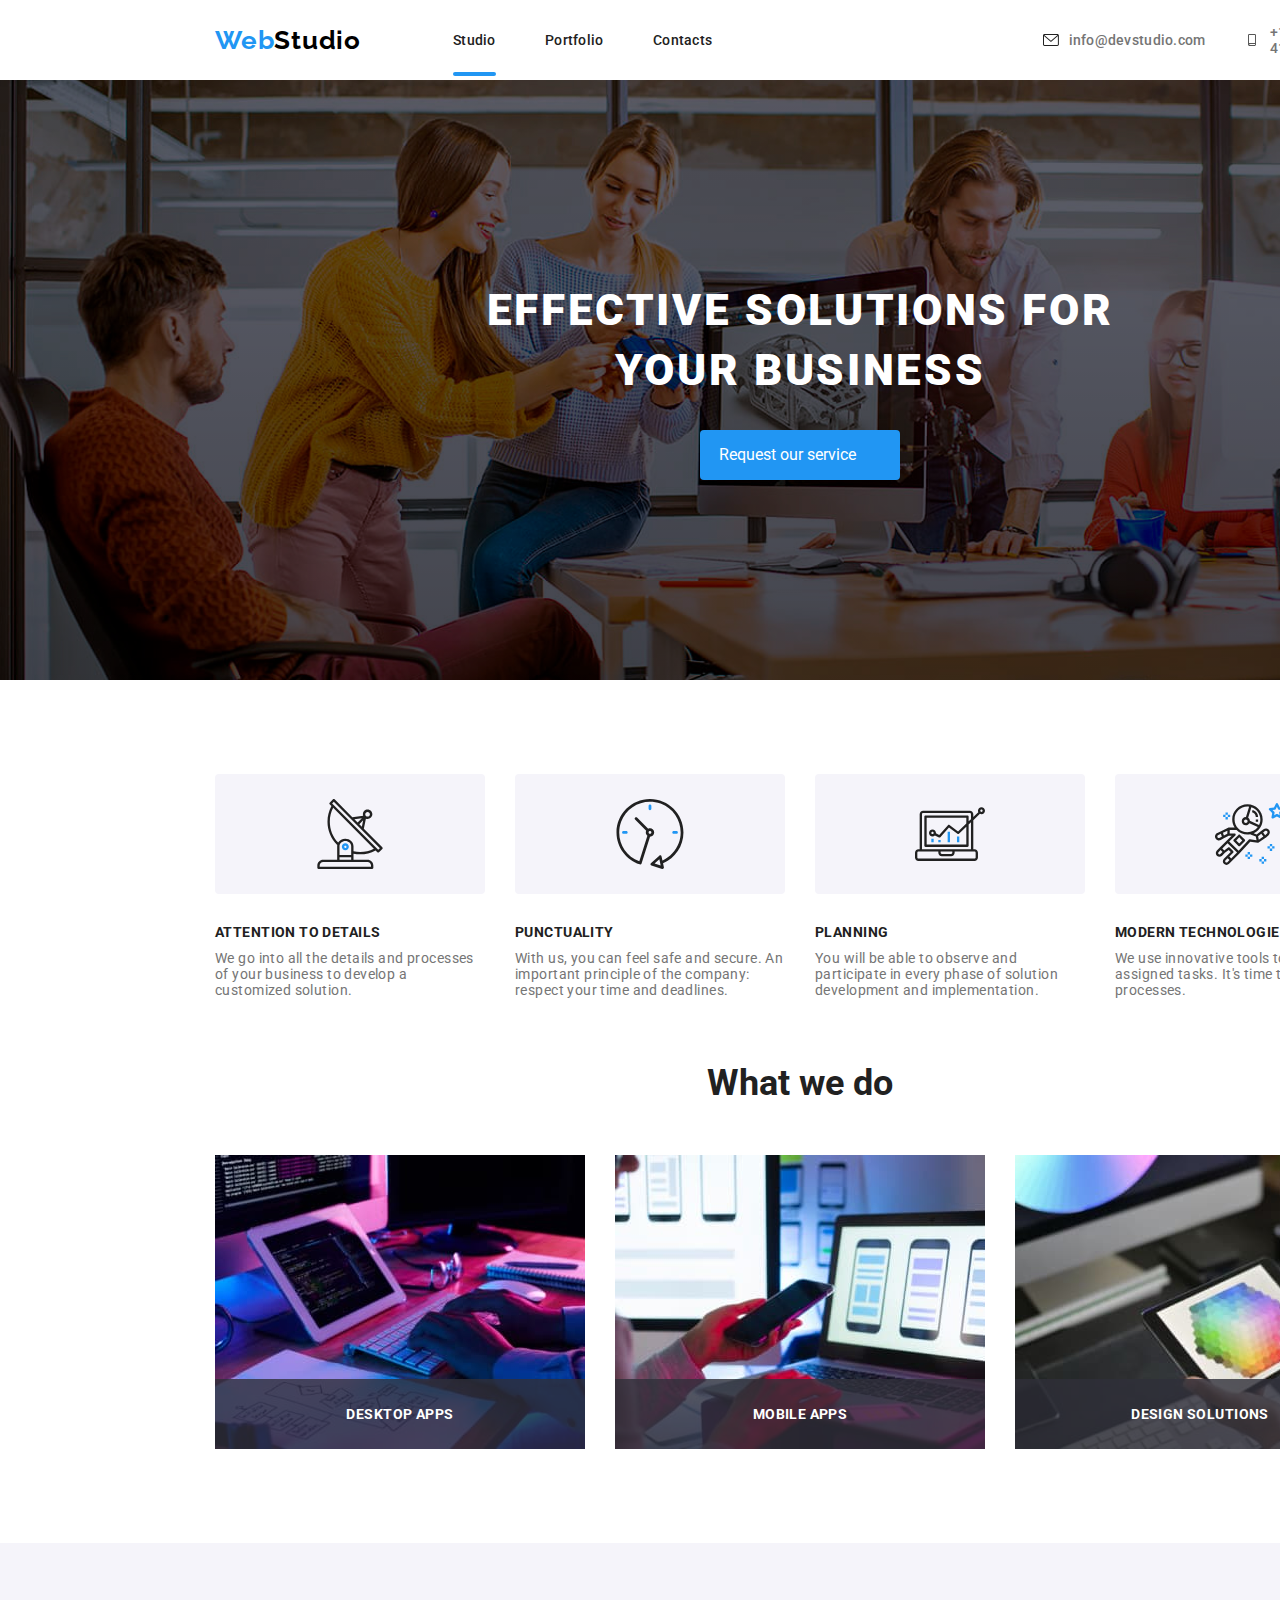
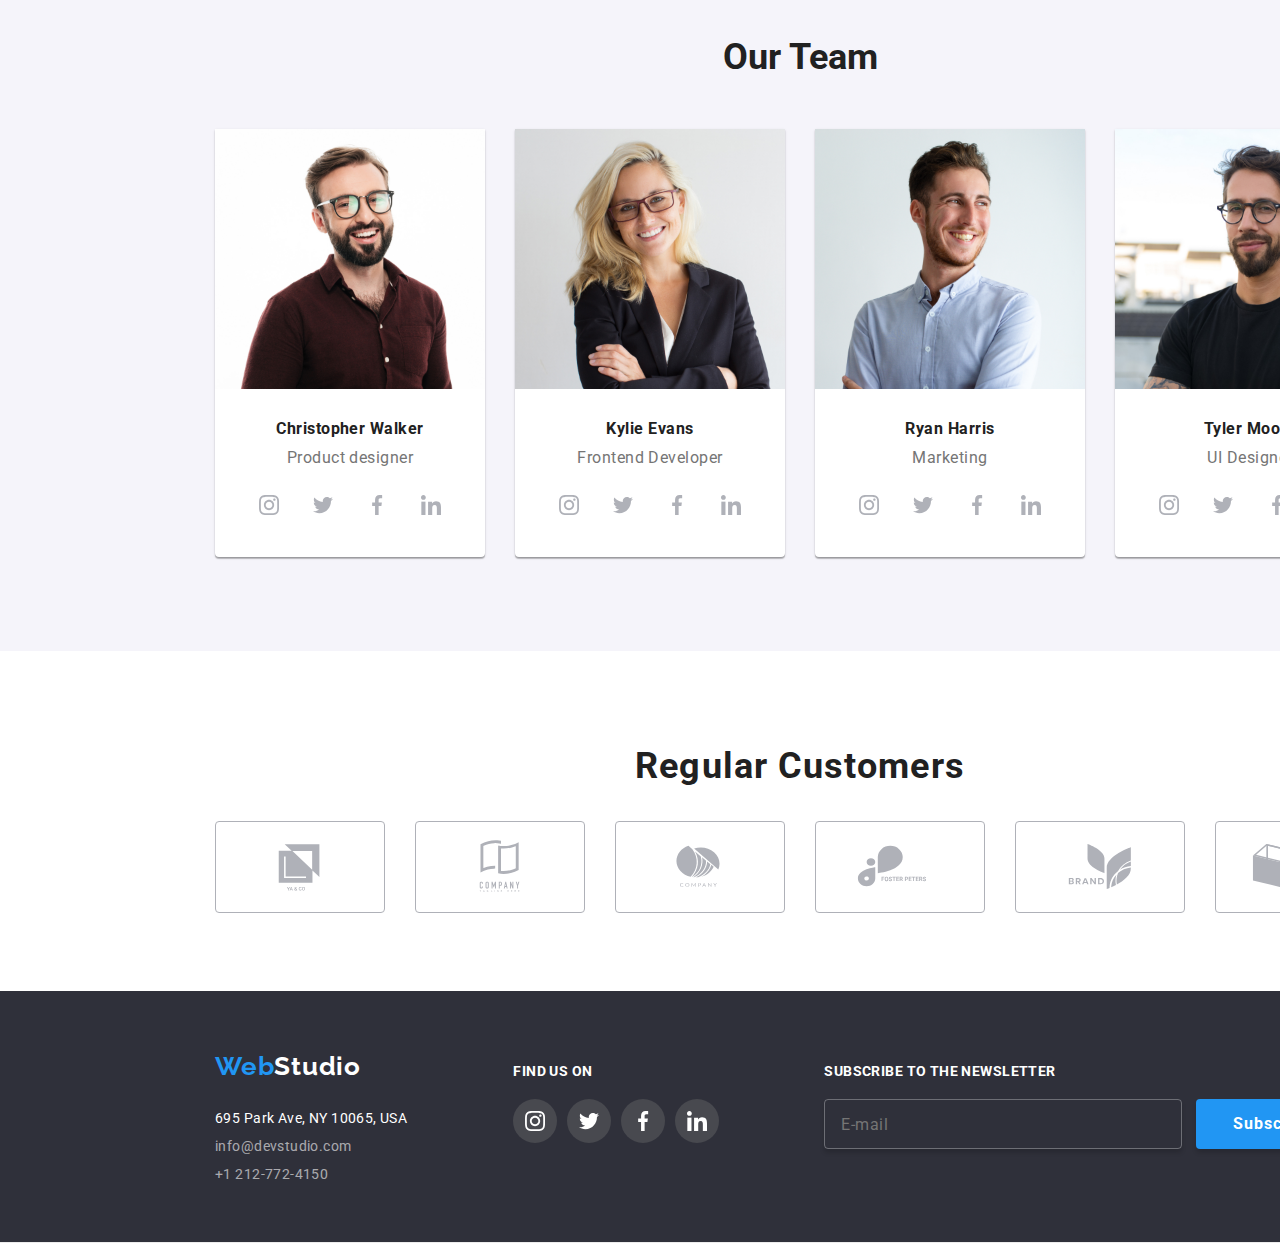
<file: index.html>
<!DOCTYPE html>
<html lang="en">
  <head>
    <meta charset="UTF-8" />
    <meta name="viewport" content="width=device-width, initial-scale=1.0" />
    <title>WebStudio</title>
    <link rel="preconnect" href="https://fonts.googleapis.com" />
    <link rel="preconnect" href="https://fonts.gstatic.com" crossorigin />
    <link
      rel="stylesheet"
      href="https://cdnjs.cloudflare.com/ajax/libs/modern-normalize/1.0.0/modern-normalize.min.css"
    />
    <link
      href="https://fonts.googleapis.com/css2?family=Open+Sans:wght@400;600&family=Raleway:wght@700&family=Roboto:wght@400;500;700;900&display=swap"
      rel="stylesheet"
    />
    <link rel="stylesheet" href="./css/modern-normalize.css" />
    <link rel="stylesheet" href="./css/styles.css" />
  </head>
  
  <body class="container">
    <header class="global-header">
      <div class="logo-header">
        <a href="index.html" class="logo"><span class="logo-web">Web</span><span class="logo-studio">Studio</span></a>
      </div>
      <nav class="main-navigation">
        <ul class="nav-links">
          <li class="link-one">
            <a href="index.html" class="active studio-current">Studio</a>
          </li>
          <li class="link-two" ><a href="portfolio.html" class="active ">Portfolio</a></li>
          <li class="link-three" ><a href="" class="not-active">Contacts</a></li>
        </ul>
      </nav>

      <div class="navigation-contacts">
          <svg class="navigation-contacts-icon">
          <use href="./icons/icons.svg#icon-envelope"></use>
        </svg>
        <a href="mailto:info@devstudio.com" class="email hover-icon">  
          info@devstudio.com</a>
          <svg class="navigation-contacts-icon-2">
                <use href="./icons/icons.svg#icon-smartphone"></use>
              </svg>
        <a href="tel:+1 212-772-4150" class="phone-number hover-icon-2">+1 212-772-4150</a>
        </div>  
        <hr />
    </header>
    <main class="main-section">
      <div class="hero-section hero-container">
        <h1 class="hero-heading">EFFECTIVE SOLUTIONS FOR YOUR BUSINESS</h1>
        <button data-modal-open type="button" class=" button request-our-service-btn">
          Request our service
        </button>
      </div>

      <section class="first-section">
          <ul>
            <li>
              <div class="strong-points-icon">
                <svg>
                <use href="./icons/icons.svg#icon-antenna-1"></use>
              </svg>
            </div>
              <div class="strong-points">
                <h4 class="points-title">ATTENTION TO DETAILS</h4>
              <span class="points-describe"
                >We go into all the details and processes of your business to
                develop a customized solution.</span
              >
              </div>
            </li>
            <li>
              <div class="strong-points-icon">
                <svg>
                <use href="./icons/icons.svg#icon-clock"></use>
              </svg>
              </div>
              
              <div class="strong-points">
                <h4 class="points-title">PUNCTUALITY</h4>
              <span class="points-describe"
                >With us, you can feel safe and secure. An important principle
                of the company: respect your time and deadlines.</span
              >
              </div>
            </li>
            <li>
              <div class="strong-points-icon"><svg>
                <use href="./icons/icons.svg#icon-diagram"></use>
              </svg>
            </div>
              <div class="strong-points"> 
                <h4 class="points-title">PLANNING</h4>
                <span class="points-describe"
                >You will be able to observe and participate in every phase of
                solution development and implementation.</span>
              </div>
            </li>
            <li>
              <div class="strong-points-icon">
                <svg>
                <use href="./icons/icons.svg#icon-astronaut"></use>
              </svg>
              </div>
             <div class="strong-points">
               <h4 class="points-title">MODERN TECHNOLOGIES</h4>
              <span class="points-describe"
                >We use innovative tools to solve assigned tasks. It's time to
                simplify work processes.</span
              >
             </div>
            </li>
          </ul>
        </div>
      </section>

      <section class="sevices">
        <div class="services-title">
          <h2 class="info-company">What we do</h2>
        </div>
        <ul class="info-image">
          <li class="info-image-one">
            <img
              src="./images/box-1.jpg"
              alt="code html1"
              width="370"
              height="294"
            />
            <div class="overlay-text">
              <h4>Desktop Apps</h4>
            </div>
          </li>
          <li class="info-image-two">
            <img
              src="./images//box-2.jpg"
              alt="customer service"
              width="370"
              height="294"
            />
            <div class="overlay-text">
              <h4>Mobile APPS</h4>
            </div>
          </li>
          <li class="info-image-three">
            <img
              src="./images//box-3.jpg"
              alt="colour pallete"
              width="370"
              height="294"
            />
            <div class="overlay-text">
              <h4>DESIGN SOLUTIONS</h4>
            </div>
          </li>
        </ul>
      </section>
      <section   class="our-team">
        <div class="team-title">
          <h2 class="info-team">Our Team</h2>
        </div>
        <ul class="all-employers">
          <li class="employers"> <div class="member-one">
          <img
            src="./images//cristopher_walker.jpg"
            alt="Christopher Walker"
            width="270"
            height="260"
            class="image-staff"
          />
          <span class="person-name-one person-name" ><b>Christopher Walker</b></span>
          <span class="job-title">Product designer</span>
          <div class="icons-list">
            <a href="https://instagram.com" class="icon" aria-label="Instagram">
              <svg class="icon-social">
                <use href="./icons/icons.svg#icon-instagram"></use>
              </svg>
            </a>
            <a href="https://twitter.com" class="icon" aria-label="Twitter">
              <svg class="icon-social">
                <use href="./icons/icons.svg#icon-twitter"></use>
              </svg>
            </a>
            <a href="https://facebook.com" class="icon" aria-label="Facebook">
              <svg class="icon-social">
                <use href="./icons/icons.svg#icon-facebook"></use>
              </svg>
            </a>
            <a href="https://linkedin.com" class="icon" aria-label="Linkedin">
              <svg class="icon-social">
                <use href="./icons/icons.svg#icon-linkedin"></use>
              </svg>
            </a>
            
          </div>
        </div></li>
          <li class="employers"><div class="member-two">
          <img
            src="./images//kylie_evans.jpg"
            alt="Kylie Evans"
            width="270"
            height="260"
            class="image-staff"
          />
          <span class="person-name-two person-name"><b>Kylie Evans</b></span>
          <span class="job-title">Frontend Developer</span>
          <div class="icons-list">
            <a href="https://instagram.com" class="icon" aria-label="Instagram">
              <svg class="icon-social">
                <use href="./icons/icons.svg#icon-instagram"></use>
              </svg>
            </a>
            <a href="https://twitter.com" class="icon" aria-label="Twitter">
              <svg class="icon-social">
                <use href="./icons/icons.svg#icon-twitter"></use>
              </svg>
            </a>
            <a href="https://facebook.com" class="icon" aria-label="Facebook">
              <svg class="icon-social">
                <use href="./icons/icons.svg#icon-facebook"></use>
              </svg>
            </a>
            <a href="https://linkedin.com" class="icon" aria-label="Linkedin">
              <svg class="icon-social">
                <use href="./icons/icons.svg#icon-linkedin"></use>
              </svg>
            </a>
            
          </div>
        </div></li>

          <li class="employers"><div class="member-three">
          <img
            src="./images/ryan_harris.jpg"
            alt="Ryan Harris"
            width="270"
            height="260"
            class="image-staff"
          />
          <span class="person-name-three person-name"><b>Ryan Harris</b></span>
          <span class="job-title">Marketing</span>
          <div class="icons-list">
            <a href="https://instagram.com" class="icon" aria-label="Instagram">
              <svg class="icon-social">
                <use href="./icons/icons.svg#icon-instagram"></use>
              </svg>
            </a>
            <a href="https://twitter.com" class="icon" aria-label="Twitter">
              <svg class="icon-social">
                <use href="./icons/icons.svg#icon-twitter"></use>
              </svg>
            </a>
            <a href="https://facebook.com" class="icon" aria-label="Facebook">
              <svg class="icon-social">
                <use href="./icons/icons.svg#icon-facebook"></use>
              </svg>
            </a>
            <a href="https://linkedin.com" class="icon" aria-label="Linkedin">
              <svg class="icon-social">
                <use href="./icons/icons.svg#icon-linkedin"></use>
              </svg>
            </a>
            
          </div>
        </div></li>
          <li class="employers"> <div class="member-four">
          <img
            src="./images/tyler_moore.jpg"
            alt="Tyler Moore"
            width="270"
            height="260"
            class="image-staff"
          />
          <span class="person-name-four person-name"><b>Tyler Moore</b></span>
          <span class="job-title">UI Designer</span>
          <div class="icons-list">
            <a href="https://instagram.com" class="icon" aria-label="Instagram">
              <svg class="icon-social">
                <use href="./icons/icons.svg#icon-instagram"></use>
              </svg>
            </a>
            <a href="https://twitter.com" class="icon" aria-label="Twitter">
              <svg class="icon-social">
                <use href="./icons/icons.svg#icon-twitter"></use>
              </svg>
            </a>
            <a href="https://facebook.com" class="icon" aria-label="Facebook">
              <svg class="icon-social">
                <use href="./icons/icons.svg#icon-facebook"></use>
              </svg>
            </a>
            <a href="https://linkedin.com" class="icon" aria-label="Linkedin">
              <svg class="icon-social">
                <use href="./icons/icons.svg#icon-linkedin"></use>
              </svg>
            </a>
            
          </div>
        </div></li>
        </ul>
     </section>

     <section class="regular-customer-section">
      <div>
      <h2 class="regular-customer">Regular Customers</h2>
    </div>
    <div class="icon-logos">
      <div class="icon-logo-customers">
        <svg class="icon-logo">
            <use href="./icons/icons.svg#icon-logo"></use>
          </svg>
      </div>
      <div class="icon-logo-customers">
        <svg class="icon-logo">
            <use href="./icons/icons.svg#icon-logo-1"></use>
          </svg>
      </div>
      <div class="icon-logo-customers"><svg class="icon-logo">
            <use href="./icons/icons.svg#icon-logo-2"></use>
          </svg></div>
     <div class="icon-logo-customers">
       <svg class="icon-logo">
            <use href="./icons/icons.svg#icon-logo-3"></use>
          </svg>
     </div>
      <div class="icon-logo-customers"><svg class="icon-logo">
            <use href="./icons/icons.svg#icon-logo-4"></use>
          </svg></div>
      <div class="icon-logo-customers"><svg class="icon-logo">
            <use href="./icons/icons.svg#icon-logo-5"></use>
          </svg></div>                
      

    </div>
  </section>
    </main>

    <footer class="info-footer">
      <div>
        <a href="index.html" class="logo logo-footer"><span class="logo-web">Web</span><span class="logo-studio">Studio</span></a>
        <address class="contact-details">
          <span>695 Park Ave, NY 10065, USA</span>
          
          <span class="email-adress">info@devstudio.com</span>
          
          <span class="phone-adress">+1 212-772-4150</span>
        </address>
      </div>
      <div class="social-links-icon">
         <span class="find-us">Find us on </span>
         <div class="find-us-links">
          <a href="https://instagram.com" class="icon" aria-label="Instagram">
              <svg>
                <use href="./icons/icons.svg#icon-instagram-footer"></use>
              </svg>
            </a>
            <a href="https://twitter.com" class="icon" aria-label="Twitter">
              <svg>
                <use href="./icons/icons.svg#icon-twitter-footer"></use>
              </svg>
            </a>
            <a href="https://facebook.com" class="icon" aria-label="Facebook">
              <svg>
                <use href="./icons/icons.svg#icon-facebook-footer"></use>
              </svg>
            </a>
            <a href="https://linkedin.com" class="icon" aria-label="Linkedin">
              <svg>
                <use href="./icons/icons.svg#icon-linkedin-footer"></use>
              </svg>
            </a>
         </div>
      </div>
      <div class="subscribe-form">
        <form action="/procesare_formular" method="POST">
        <label for="email">Subscribe to the newsletter</label>
        <input type="email" id="email" name="email" placeholder="E-mail" class="email-input" required>
        <button type="submit"><span>Subscribe</span><svg class="btn-subscribe-icon">
                <use href="./icons/icons.svg#icon-send"></use>
              </svg> </button>
        </form>

      </div>
    </footer>
    <div class="modal is-hidden" data-modal>
      <div class="modal-content">
        <button class="close-btn" data-modal-close> 
          <svg class="icon-modal-close">
            <use href="./icons/icons.svg#icon-close-black-18dp-2-1"></use>
          </svg>
         </button>
         <form class="form">
          <div class="form-title">
            <span>Leave your information and we'll call you back</span>
          </div>
          <div class="form-modal">
            <label for="name">Name</label>
            <input type="text" name="name" id="name" class="input-container">
            <svg class="input-icon">
                <use href="./icons/icons.svg#icon-name"></use>
            </svg>
          </div>
          <div class="form-modal">
            <label for="phone">Telephone</label>
            <input type="tel" name="phone" id="phone" class="input-container">
            <svg class="input-icon">
                <use href="./icons/icons.svg#icon-phone"></use>
            </svg>
          </div>
          <div class="form-modal">
            <label for="email">E-mail</label>
            <input type="email" name="email" id="email" class="input-container">
            <svg class="input-icon">
                <use href="./icons/icons.svg#icon-mail"></use>
            </svg>
          </div>
          <div class="form-modal coments ">
            <label for="comentarii">Comments</label>
            <textarea id="comentarii" name="comentarii" placeholder="Enter the text" class="input-container"></textarea>
          </div>
          
            <label for="checkbox"  class="form-modal terms-conditions-checkbox">
              <input type="checkbox" name="checkbox" id="checkbox" class="checkmark">
              <svg class="checkbox">
                <use href="./icons/icons.svg#icon-checkbox"></use>
              </svg>
              <svg class="checkbox-after">
                <use href="./icons/icons.svg#icon-icon-check"></use>
              </svg>
              <span class="terms-info">I agree with the letter and accept the <a href=""><span class="terms-and-conditions">Terms and Conditions</span></a></span>
            </label>
            <button type="submit" class="submit-button">Send</button>
         </form>

      </div>
    </div>
    <script src="./js/modal.js"></script>
  </body>
</html>
</file>
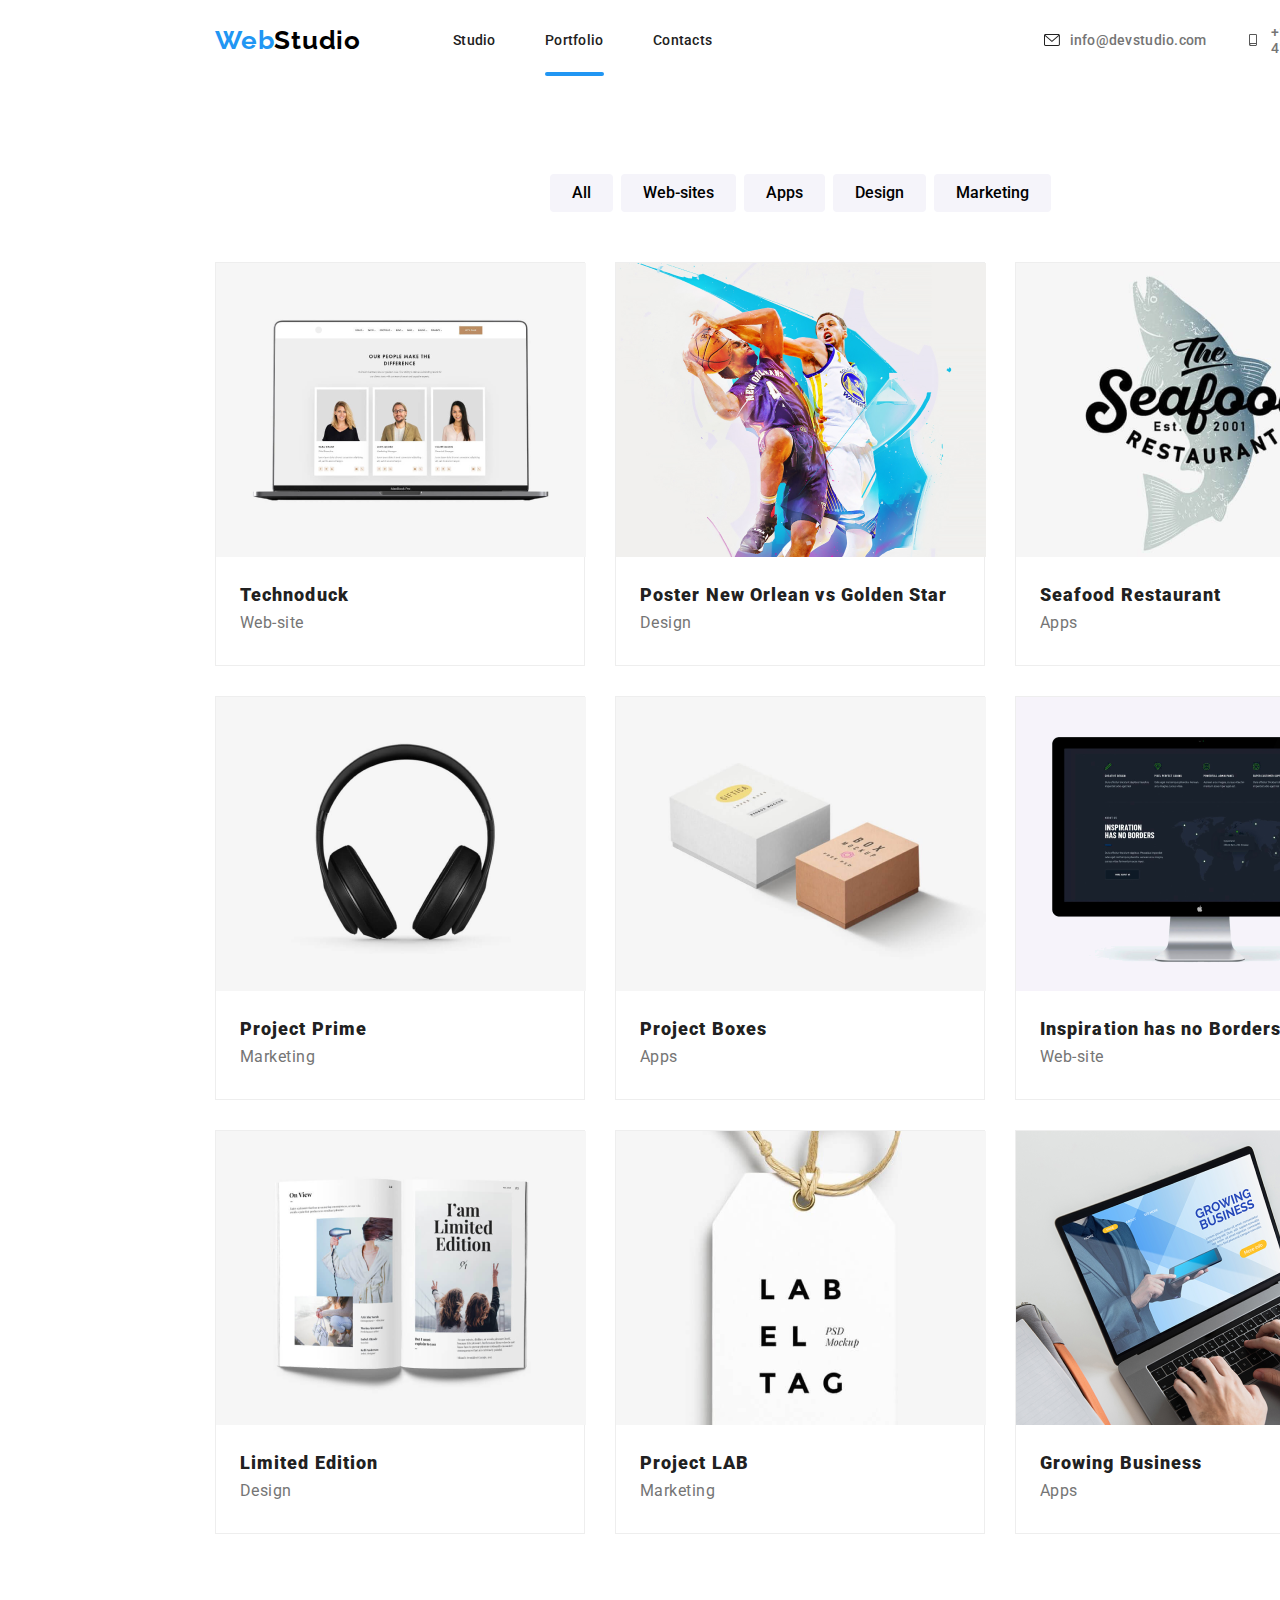
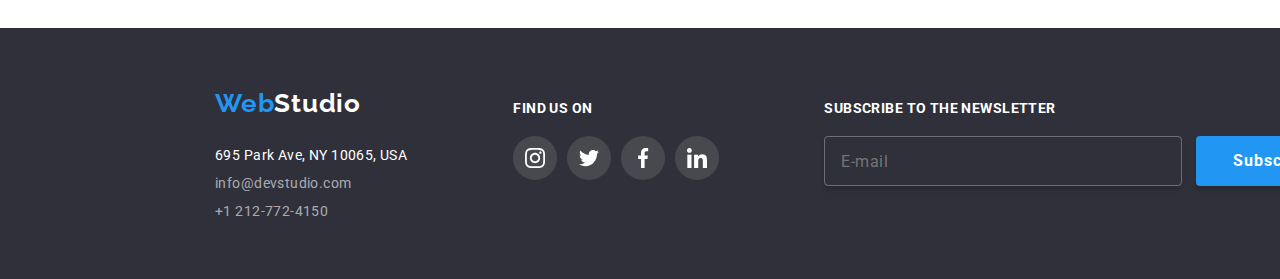
<file: portfolio.html>
<!DOCTYPE html>
<html lang="en">
  <head>
    <meta charset="UTF-8" />
    <meta name="viewport" content="width=device-width, initial-scale=1.0" />
    <title>Portofolio</title>
    <link rel="preconnect" href="https://fonts.googleapis.com" />
    <link rel="preconnect" href="https://fonts.gstatic.com" crossorigin />
    <link
      href="https://fonts.googleapis.com/css2?family=Open+Sans:wght@400;600&family=Raleway:wght@700&family=Roboto:wght@400;500;700;900&display=swap"
      rel="stylesheet"
    />
    <link rel="stylesheet" href=".//css/modern-normalize.css" />
    <link rel="stylesheet" href="./css/styles.css" />
  </head>
  <body>
    <header class="global-header">
      <div class="logo-header">
        <a href="index.html" class="logo"
          ><span class="logo-web">Web</span
          ><span class="logo-studio">Studio</span></a
        >
      </div>
      <a href="index.html"> </a>
      <nav class="main-navigation">
        <ul class="nav-links">
          <li class="link-one">
            <a href="index.html" class="active">Studio</a>
          </li>
          <li class="link-two">
            <a href="portfolio.html" class="active portofolio-current"
              >Portfolio</a
            >
          </li>
          <li class="link-three"><a href="" class="not-active">Contacts</a></li>
        </ul>
      </nav>
      <div class="navigation-contacts">
        <svg>
          <use href="./icons/icons.svg#icon-envelope"></use>
        </svg>
        <a href="mailto:info@devstudio.com" class="email">info@devstudio.com</a>
        <svg>
          <use href="./icons/icons.svg#icon-smartphone"></use>
        </svg>
        <a href="tel:+1 212-772-4150" class="phone-number">+1 212-772-4150</a>
      </div>
    </header>
    <main class="main-container">
      <section class="full-container">
        <ul class="button-container">
          <li>
            <button type="button" class="button button-one">All</button>
          </li>
          <li>
            <button type="button" class="button button-two">Web-sites</button>
          </li>
          <li>
            <button type="button" class="button button-three">Apps</button>
          </li>
          <li>
            <button type="button" class="button button-four">Design</button>
          </li>
          <li>
            <button type="button" class="button button-five">Marketing</button>
          </li>
        </ul>

        <ul class="content-container">
          <li class="hover-image-card">
            <div class="image-card">
              <img
                src="./images//portfolio/technoduck.png"
                alt="Technoduck"
                width="370px"
                height="294px"
                class="card-one"
              />
              <div class="overlay">
                <p></p>
              </div>
            </div>
            <div class="image-job-title">
              <span class="image-title"><b>Technoduck</b></span>
              <span class="job-title">Web-site</span>
            </div>
          </li>
          <li class="hover-image-card">
            <div class="image-card">
              <img
                src="./images//portfolio/poster-new-orlean.png"
                alt="Poster New Orlean"
                width="370px"
                height="294px"
                class="card-two"
              />
              <div class="overlay">
                <p></p>
              </div>
            </div>
            <div class="image-job-title">
              <span class="image-title"
                ><b>Poster New Orlean vs Golden Star</b></span
              >
              <span class="job-title">Design</span>
            </div>
          </li>
          <li class="hover-image-card">
            <div class="image-card">
              <img
                src="./images/portfolio/seafood-restaurant.png"
                alt="Seafood Restaurant"
                width="370px"
                height="294px"
                class="card-three"
              />
              <div class="overlay">
                <p></p>
              </div>
            </div>
            <div class="image-job-title">
              <span class="image-title"><b>Seafood Restaurant </b></span>
              <span class="job-title">Apps</span>
            </div>
          </li>
          <li class="hover-image-card">
            <div class="image-card">
              <img
                src="./images//portfolio/project-prime.png"
                alt="Project Prime"
                width="370px"
                height="294px"
                class="card-four"
              />
              <div class="overlay">
                <p></p>
              </div>
            </div>
            <div class="image-job-title">
              <span class="image-title"><b>Project Prime</b></span>
              <span class="job-title">Marketing</span>
            </div>
          </li>
          <li class="hover-image-card">
            <div class="image-card">
              <img
                src="./images//portfolio/project-boxes.png"
                alt="Project Boxes"
                width="370px"
                height="294px"
                class="card-one"
              />
              <div class="overlay">
                <p></p>
              </div>
            </div>
            <div class="image-job-title">
              <span class="image-title"><b>Project Boxes</b></span>
              <span class="job-title">Apps</span>
            </div>
          </li>
          <li class="hover-image-card">
            <div class="image-card">
              <img
                src="./images//portfolio/inspiration-has-no-borders.png"
                alt=" Inspiration has no border"
                width="370px"
                height="294px"
                class="card-two"
              />
              <div class="overlay">
                <p></p>
              </div>
            </div>
            <div class="image-job-title">
              <span class="image-title"><b>Inspiration has no Borders</b></span>
              <span class="job-title">Web-site</span>
            </div>
          </li>
          <li class="hover-image-card">
            <div class="image-card">
              <img
                src="./images/portfolio/limited-edition.png"
                alt="Limited Edition"
                width="370px"
                height="294px"
                class="card-three"
              />
              <div class="overlay">
                <p></p>
              </div>
            </div>
            <div class="image-job-title">
              <span class="image-title"><b>Limited Edition</b></span>
              <span class="job-title">Design</span>
            </div>
          </li>
          <li class="hover-image-card">
            <div class="image-card">
              <img
                src="./images//portfolio/project-lab.png"
                alt="Project Lab"
                width="370px"
                height="294px"
                class="card-four"
              />
              <div class="overlay">
                <p></p>
              </div>
            </div>
            <div class="image-job-title">
              <span class="image-title"><b>Project LAB</b></span>
              <span class="job-title">Marketing</span>
            </div>
          </li>
          <li class="hover-image-card">
            <div class="image-card">
              <img
                src="./images//portfolio/growing-business.png"
                alt="Growing Business"
                width="370px"
                height="294px"
                class="card-one"
              />
              <div class="overlay">
                <p></p>
              </div>
            </div>
            <div class="image-job-title">
              <span class="image-title"><b>Growing Business</b></span>
              <span class="job-title">Apps</span>
            </div>
          </li>
        </ul>
      </section>
    </main>
    
    <footer class="info-footer">
      <div>
        <a href="index.html" class="logo logo-footer"
          ><span class="logo-web">Web</span
          ><span class="logo-studio">Studio</span></a
        >
        <address class="contact-details">
          <span>695 Park Ave, NY 10065, USA</span>

          <span class="email-adress">info@devstudio.com</span>

          <span class="phone-adress">+1 212-772-4150</span>
        </address>
      </div>
      <div class="social-links-icon">
        <span class="find-us">Find us on </span>
        <div class="find-us-links">
          <a href="https://instagram.com" class="icon" aria-label="Instagram">
            <svg>
              <use href="./icons/icons.svg#icon-instagram-footer"></use>
            </svg>
          </a>
          <a href="https://twitter.com" class="icon" aria-label="Twitter">
            <svg>
              <use href="./icons/icons.svg#icon-twitter-footer"></use>
            </svg>
          </a>
          <a href="https://facebook.com" class="icon" aria-label="Facebook">
            <svg>
              <use href="./icons/icons.svg#icon-facebook-footer"></use>
            </svg>
          </a>
          <a href="https://linkedin.com" class="icon" aria-label="Linkedin">
            <svg>
              <use href="./icons/icons.svg#icon-linkedin-footer"></use>
            </svg>
          </a>
        </div>
      </div>
      <div class="subscribe-form">
        <form action="/procesare_formular" method="POST">
          <label for="email">Subscribe to the newsletter</label>
          <input
            type="email"
            id="email"
            name="email"
            placeholder="E-mail"
            class="email-input"
            required
          />
          <button type="submit">
            <span>Subscribe</span
            ><svg class="btn-subscribe-icon">
              <use href="./icons/icons.svg#icon-send"></use>
            </svg>
          </button>
        </form>
      </div>
    </footer>
  </body>
</html>
</file>
<file: css/styles.css>
:root {
  --link-color: #2196f3;
  --titles-color: #212121;
  --text-font-family: "Roboto", sans-serif;
  --heading-font-family: "Roboto", sans-serif;
  --logo-font: "Raleway", sans-serif;
  --background-color: #2196f3;
  --social-icon-background-color: #ffffff;
  --icons-color: #afb1b8;
  --transition: 250ms cubic-bezier(0.4, 0, 0.2, 1);
}

body {
  color: #212121;
  font-family: "Roboto", sans-serif;
  width: 1600px;
  margin: 0;
  padding: 0;
  height: auto;
}

* {
  margin: 0;
  padding: 0;
}

p {
  color: #757575;
  font-weight: 400;
}
a,
.icon,
.contact-details,
svg,
.icon-logo,
.phone-number,
.email,
.button {
  text-decoration: none;
  transition: color var(--transition);
}

.global-header {
  color: var(--titles-color);
  font-size: 14px;
  font-family: var(--text-font-family);
  font-style: normal;
  font-weight: 500;
  line-height: normal;
  letter-spacing: 0.28px;
  display: flex;
}

.info-footer .logo-web,
.logo-header .logo-web {
  color: #2196f3;
  font-family: var(--logo-font);
  font-size: 26px;
  font-style: normal;
  font-weight: 700;
  line-height: normal;
  letter-spacing: 0.78px;
}
.logo-header .logo-studio {
  color: #000;
  font-family: var(--logo-font);
  font-size: 26px;
  font-style: normal;
  font-weight: 700;
  line-height: normal;
  letter-spacing: 0.78px;
}

.info-footer .logo-studio {
  color: #fff;
  font-family: var(--logo-font);
  font-size: 26px;
  font-style: normal;
  font-weight: 700;
  line-height: normal;
  letter-spacing: 0.78px;
}

h1,
h3,
h5,
h6 {
  font-weight: 700;
  font-family: var(--heading-font-family);
}

ul {
  list-style-type: none;
}

.button .main-navigation {
  background: #fff;
  color: var(--titles-color);
  font-size: 14px;
  font-family: var(--text-font-family);
  font-style: normal;
  font-weight: 500;
  line-height: normal;
  letter-spacing: 0.28px;
}

.link-one .active,
.link-two .active,
.link-three .not-active {
  color: #212121;
  font-family: var(--titles-color);
  font-size: 14px;
  font-style: normal;
  font-weight: 500;
  line-height: normal;
  letter-spacing: 0.28px;
  transition: color var(--transition);
}

.hero-section {
  background-image: linear-gradient(
      to bottom,
      rgba(0, 0, 0, 0.3),
      rgba(0, 0, 0, 0.5)
    ),
    url("../images/main-background.png");
  height: 600px;
  background-color: rgba(47, 48, 58, 0.4);
}
.hero-heading {
  color: #fff;
  text-align: center;
  font-size: 44px;
  font-family: var(--heading-font-family);
  font-style: normal;
  font-weight: 900;
  line-height: 60px;
  letter-spacing: 2.64px;
  text-transform: uppercase;
  width: 696px;
  margin-left: 452px;
  margin-right: 452px;
}

.points-title {
  color: var(--titles-color);
  font-size: 14px;
  font-family: var(--heading-font-family);
  font-style: normal;
  font-weight: 700;
  line-height: normal;
  letter-spacing: 0.42px;
  text-transform: uppercase;
}
.points-describe {
  color: #757575;
  font-size: 14px;
  font-family: var(--text-font-family);
  font-style: normal;
  font-weight: 400;
  line-height: 24px;
  letter-spacing: 0.42px;
}

.global-header .phone-number,
.email {
  color: #757575;
  font-size: 14px;
  font-family: var(--text-font-family);
  font-style: normal;
  font-weight: 500;
  line-height: normal;
  letter-spacing: 0.28px;
  transition: color var(--transition);
}
.our-team .person-name {
  color: var(--titles-color);
  text-align: center;
  font-size: 16px;
  font-family: var(--text-font-family);
  font-style: normal;
  font-weight: 500;
  line-height: normal;
  letter-spacing: 0.48px;
  padding-top: 30px;
  padding-bottom: 10px;
}
.our-team .job-title,
.job-title {
  color: #757575;
  text-align: center;
  font-size: 16px;
  font-family: var(--text-font-family);
  font-style: normal;
  font-weight: 400;
  line-height: normal;
  letter-spacing: 0.48px;
  display: flex;
  box-sizing: content-box;
}
.image-title {
  color: var(--titles-color);
  font-size: 18px;
  font-family: var(--text-font-family);
  font-style: normal;
  font-weight: 700;
  line-height: 36px;
  letter-spacing: 1.08px;
}
.info-team .info-company {
  color: var(--titles-color);
  text-align: center;
  font-size: 36px;
  font-family: var(--heading-font-family);
  font-style: normal;
  font-weight: 700;
  line-height: normal;
  letter-spacing: 1.08px;
}

.active:hover {
  color: var(--link-color);
  transition: var(--transition);
}

.active:focus,
.contact-details:focus span,
.contact-details:hover span {
  color: var(--link-color);
  transition: var(--transition);
}

.button-container .button:hover,
.button-container .button:focus {
  color: #fff;
  background-color: var(--background-color);
  box-shadow: 0px 2px 2px 0px rgba(0, 0, 0, 0.12),
    0px 1px 2px 0px rgba(0, 0, 0, 0.08), 0px 3px 1px 0px rgba(0, 0, 0, 0.1);
}
.info-footer,
.contact-details {
  background: #2f303a;
  color: #fff;
  font-size: 14px;
  font-family: Roboto;
  font-style: normal;
  font-weight: 400;
  line-height: normal;
  letter-spacing: 0.42px;
  display: flex;
  gap: 12px;
  flex-direction: column;
}
.contact-details .email-adress,
.phone-adress {
  color: rgba(255, 255, 255, 0.6);
}
.container {
  width: 1600px;
  margin: 0 auto;
  display: flex;
  flex-direction: column;
  border-bottom: 1px solid #ececec;
}
.global-container {
  display: flex;
  box-sizing: content-box;
  align-items: first baseline;
  justify-content: space-between;
  width: 100%;
  height: 80px;
  flex-shrink: 0;
  border-bottom: 1px solid #ececec;
}
.logo-header {
  display: flex;
  box-sizing: content-box;
  align-items: center;
  width: 145px;
  height: 31px;
  padding-top: 24px;
  padding-bottom: 25px;
  margin-left: 215px;
  margin-right: 0;
}
.main-navigation {
  display: flex;
  box-sizing: content-box;
  justify-content: space-between;
  width: 259px;
  height: 80px;
  margin-left: 93px;
  margin-right: 0;
}
.nav-links {
  display: flex;
  align-items: center;
  justify-content: space-between;
  column-gap: 50px;
}
.link-one {
  display: flex;
  width: 42px;
  height: 16px;
  color: #212121;
  font-size: 14px;
  font-weight: 500;
  line-height: 1.14em;
}
.link-two {
  width: 58px;
  height: 16px;
  color: #212121;
  font-size: 14px;
  font-weight: 500;
  line-height: 1.14em;
}
.link-three {
  width: 59px;
  height: 16px;
  color: #212121;
  font-size: 14px;
  font-weight: 500;
  line-height: 1.14em;
}
.navigation-contacts {
  display: flex;
  justify-content: center;
  box-sizing: content-box;
  flex-direction: row;
  align-items: center;
  row-gap: 40px;
  margin-left: 330px;
  width: 100%;
}
.email {
  display: flex;
  justify-self: center;
  box-sizing: content-box;
  margin-right: 40px;
  width: 135px;
  font-size: 14px;
  font-weight: 500;
  line-height: 16px;
  color: #757575;
  padding-left: 10px;
}
.phone-number {
  box-sizing: content-box;
  display: flex;
  width: 113px;
  color: #757575;
  font-size: 14px;
  font-weight: 500;
  line-height: 16px;
  margin-right: 215px;
  letter-spacing: 0.28px;
  padding-left: 10px;
  transition: color var(--transition);
}

.main-container {
  display: flex;
  flex-direction: column;
  padding-top: 94px;
  padding-bottom: 94px;
  align-items: center;
  justify-content: center;
}

.button-container {
  display: flex;
  box-sizing: content-box;
  height: 38px;
  align-items: center;
  justify-content: center;
  flex-shrink: 0;
  padding-bottom: 50px;
  gap: 8px;
}
.button-one,
.button-two,
.button-three,
.button-four,
.button-five {
  border: 0;
  box-sizing: content-box;
  border-radius: 4px;
  background-color: #f5f4fa;
  cursor: pointer;
  text-align: center;
  font-family: var(--text-font-family);
  font-size: 16px;
  font-weight: 500;
  line-height: 26px;
  padding: 6px 22px;
  transition: background-color var(--transition);
}

.content-container {
  display: flex;
  justify-content: center;
  align-items: center;
  column-gap: 30px;
  row-gap: 30px;
  flex-wrap: wrap;
  box-sizing: content-box;
  width: 1176px;
}
.image-container {
  display: flex;
  box-sizing: content-box;
  justify-content: space-between;
  flex-direction: column;
  flex-basis: calc((100%-30px) / 3);
  height: 404px;
  margin-bottom: 30px;
  border-bottom: 1px solid #eee;
  border-left: 1px solid #eee;
  border-right: 1px solid #eee;
  background-color: #fff;
}
.card-one,
.card-two,
.card-three,
.card-four {
  box-sizing: content-box;
  width: 370px;
  height: 294px;
}
.image-title {
  display: flex;
  box-sizing: content-box;
  font-size: 18px;
  padding-top: 20px;
  line-height: 36px;
  letter-spacing: 1.08px;
  padding-left: 24px;
}

.info-footer {
  display: flex;
  background-color: #2f303a;
  width: 100%;
  height: 251px;
  flex-shrink: 0;
  justify-content: flex-start;
  padding-left: 215px;
  flex-direction: row;
}
.logo-footer {
  display: flex;
  width: 145px;
  height: 31px;
  margin-bottom: 28px;
  margin-top: 60px;
}

.main-section {
  display: flex;
  flex-wrap: wrap;
  flex-direction: column;
  justify-content: center;
  align-content: center;
}
.hero-container {
  display: flex;
  flex-direction: column;
  justify-content: center;
  align-items: center;
  padding: 2px 4px;
  position: relative;
  box-sizing: border-box;
  width: 100%;
  height: 600px;
  margin-bottom: 94px;
}
.hero-heading {
  display: flex;
  box-sizing: border-box;
  width: 696px;
  height: 120px;
  margin-right: auto;
  margin-left: auto;
  color: #ffffff;
  font-size: 44px;
  text-align: center;
  margin-top: 200px;
  margin-bottom: 30px;
}
.request-our-service-btn {
  display: flex;
  box-sizing: content-box;
  background-color: #2196f3;
  cursor: pointer;
  font-size: 16px;
  line-height: 30px;
  width: 161px;
  height: 30px;
  margin-bottom: 200px;
  color: #ffffff;
  border: none;
  border-radius: 4px 4px 4px 4px;
  padding: 10px 20px 10px 19px;
  box-shadow: 0px 4px 4px 0px rgba(0, 0, 0, 0.15);
}
.first-section ul {
  display: flex;
  flex-direction: row;
  justify-content: space-between;
  width: 1170px;
  height: 101px;
  flex-shrink: 0;
  row-gap: 30px;
  margin-left: 215px;
  margin-right: 215px;
  margin-bottom: 94px;
}
.strong-points {
  display: flex;
  flex-direction: column;
  display: flex;
  flex-shrink: 0;
}
.points-title {
  display: flex;
  text-align: left;
  font-size: 14px;
  color: #212121;
  line-height: normal;
  letter-spacing: 0.42px;
  margin-bottom: 10px;
  text-transform: uppercase;
}
.points-describe {
  display: flex;
  box-sizing: content-box;
  width: 270px;
  height: 75px;
  flex-direction: column;
  flex-shrink: 0;
  line-height: 16px;
  letter-spacing: 0.42px;
  flex-wrap: wrap;
  flex-grow: 1;
  font-size: 14px;
}
.services {
  display: flex;
  box-sizing: content-box;
  flex-direction: column;
  width: 100%;
  margin-bottom: 94px;
}
.info-company {
  display: flex;
  justify-content: center;
  align-items: center;
  box-sizing: content-box;
  width: 198px;
  height: 42px;
  margin: auto;
  padding-bottom: 50px;
  font-weight: 700;
  font-size: 36px;
  margin-top: 94px;
}
.info-image {
  list-style: none;
  display: flex;
  justify-content: center;
  flex-direction: row;
  gap: 30px;
  margin-left: auto;
  margin-right: auto;
  padding-bottom: 94px;
}
.our-team {
  display: flex;
  flex-direction: column;
  width: 100%;
  padding-bottom: 94px;
  background-color: #f5f4fa;
}
.info-team {
  display: flex;
  box-sizing: content-box;
  justify-content: center;
  align-items: center;
  width: 165px;
  height: 42px;
  font-size: 36px;
  padding-bottom: 50px;
  padding-top: 94px;
  margin: auto;
}

.member-one,
.member-two,
.member-three,
.member-four {
  display: flex;
  flex-direction: column;
  justify-content: start;
  align-items: center;
  margin-left: auto;
  margin-right: auto;
  padding-top: 0;
  display: flex;
  box-sizing: border-box;
  border-radius: 0px 0px 4px 4px;
  background: #fff;
  width: 270px;
  height: 428px;
  box-shadow: 0px 2px 1px 0px rgba(0, 0, 0, 0.2),
    0px 1px 1px 0px rgba(0, 0, 0, 0.14), 0px 1px 3px 0px rgba(0, 0, 0, 0.12);
}
.all-employers {
  display: flex;
  gap: 30px;
  justify-content: center;
}

.full-container {
  display: flex;
  justify-content: center;
  align-items: center;
  padding-left: 215px;
  padding-right: 215px;
  flex-direction: column;
}

.image-job-title .job-title {
  display: flex;
  padding-left: 24px;
  padding-bottom: 20px;
}

.content-container li:hover,
.content-container li:focus {
  border: 1px solid #eee;
  background: #fff;
  box-shadow: 1px 4px 6px 0px rgba(0, 0, 0, 0.16),
    0px 4px 4px 0px rgba(0, 0, 0, 0.06), 0px 1px 1px 0px rgba(0, 0, 0, 0.12);
}
.content-container li {
  transition: background-color var(--transition);
}

.icons-list {
  display: flex;
  margin-top: 16px;
  gap: 10px;
}

.icons-list .icon {
  width: 44px;
  height: 44px;
  background-color: var(--social-icon-background-color);
  display: flex;
  justify-content: center;
  align-items: center;
  border-radius: 22px;
  color: #afb1b8;
}

.icons-list .icon svg {
  width: 20px;
  height: 20px;
}
.info-footer .social-links-icon svg {
  width: 20px;
  height: 20px;
}

.find-us {
  color: #fff;
  font-family: Roboto;
  font-size: 14px;
  font-style: normal;
  font-weight: 700;
  line-height: normal;
  letter-spacing: 0.42px;
  text-transform: uppercase;
  padding-bottom: 20px;
}
.social-links-icon {
  display: flex;
  padding-left: 94px;
  flex-direction: column;
  padding-top: 72px;
}

.icons-list .icon {
  width: 44px;
  height: 44px;
  background-color: #fffffff0;
  display: flex;
  justify-content: center;
  align-items: center;
  border-radius: 22px;
  cursor: pointer;
  transition: background-color var(--transition);
}
.find-us-links .icon {
  width: 44px;
  height: 44px;
  background-color: #48494f;
  display: flex;
  justify-content: center;
  align-items: center;
  border-radius: 22px;
  cursor: pointer;
  transition: background-color var(--transition);
}

.find-us-links .icon:hover,
.find-us-links .icon:focus,
.icons-list .icon:hover,
.icons-list .icon:focus {
  color: white;
  background-color: var(--background-color);
}
.find-us-links {
  display: flex;
  gap: 10px;
}

.navigation-contacts svg {
  width: 16px;
  height: 11.996px;
}

.icon-logo-customers .icon-logo:hover,
.icon-logo-customers .icon-logo:focus {
  color: #2196f3;
}

.first-section li svg {
  width: 70px;
  height: 70px;
}
.first-section div.strong-points-icon {
  display: flex;
  justify-content: center;
  align-items: center;
  width: 270px;
  height: 120px;
  border-radius: 4px;
  background: #f5f4fa;
  margin-bottom: 30px;
}

.regular-customer {
  color: var(--titles-color);
  text-align: center;
  font-family: var(--text-font-family);
  font-size: 36px;
  font-style: normal;
  font-weight: 700;
  line-height: normal;
  letter-spacing: 1.08px;
  display: flex;
  justify-content: center;
  padding-bottom: 50px;
}

.icon-logos svg,
.icon-logos {
  width: 106px;
  height: 60px;
  flex-shrink: 0;
  display: flex;
  justify-content: center;
  align-items: center;
  gap: 30px;
  transform: transition var(--transition);
  cursor: pointer;
}
.icon-logos .icon-logo-customers {
  display: flex;
  justify-content: center;
  align-items: center;
  flex-direction: row;
  width: 170px;
  height: 92px;
  flex-shrink: 0;
  border-radius: 4px;
  border: 1px solid #afb1b8;
  gap: 30px;
  transform: transition var(--transition);
}

.regular-customer-section {
  display: flex;
  flex-direction: column;
  justify-content: center;
  align-items: center;
  padding-left: 215px;
  padding-right: 215px;
  padding-top: 94px;
  padding-bottom: 94px;
}
.regular-customer-section svg {
  color: var(--icons-color);
}

.content-container li {
  border: 1px solid #eee;
  background: #fff;
  width: 370px;
  height: 404px;
  flex-shrink: 0;
}

.find-us-links .icon use {
  color: white;
}
/*Modal*/
.modal {
  position: fixed;
  top: 0;
  left: 0;
  width: 100%;
  height: 100%;
  display: flex;
  justify-content: center;
  align-items: center;
  transition: 250ms linear;
  background: rgba(0, 0, 0, 0.2);
}

.modal-content {
  background-color: #fff;
  margin: 0 auto;
  position: relative;
  width: 528px;
  height: 581px;
  flex-shrink: 0;
  border-radius: 4px;
  background: #fff;
  box-shadow: 0px 2px 1px 0px rgba(0, 0, 0, 0.2),
    0px 1px 1px 0px rgba(0, 0, 0, 0.14), 0px 1px 3px 0px rgba(0, 0, 0, 0.12);
  transform: scale(1);
  transition: 250ms linear;
}

.is-hidden {
  visibility: hidden;
  opacity: 0;
  pointer-events: none;
  transition: 250ms linear;
}

.close-btn {
  cursor: pointer;
  outline: none;
  position: absolute;
  right: 8px;
  top: 8px;
  width: 30px;
  height: 30px;
  flex-shrink: 0;
  display: flex;
  justify-content: center;
  align-items: center;
  border-radius: 50%;
  border-width: 1px;
  border-color: rgba(0, 0, 0, 0.1);
  background-color: #fff;
}

.icon-modal-close {
  width: 18px;
  height: 18px;
  flex-shrink: 0;
  color: rgba(0, 0, 0, 1);
}

.overlay-text {
  background-color: grey;
  position: absolute;
  bottom: 0;
  width: 370px;
  height: 70px;
  flex-shrink: 0;
  background: rgba(47, 48, 58, 0.8);
  display: flex;
  justify-content: center;
  align-items: center;
}
.overlay-text h4 {
  color: #fff;
  text-align: center;
  font-family: var(--text-font-family);
  font-size: 14px;
  font-style: normal;
  font-weight: 700;
  line-height: normal;
  letter-spacing: 0.42px;
  text-transform: uppercase;
}
.info-image-one,
.info-image-two,
.info-image-three {
  position: relative;
  width: 370px;
  height: 294px;
}
.image-card {
  position: relative;
  width: 370px;
  height: 294px;
  flex-shrink: 0;
}
.overlay {
  position: absolute;
  bottom: 0;
  width: 100%;
  height: 0px;
  flex-shrink: 0;
  background: rgba(33, 150, 243, 0.9);
  transition: height 0.5s ease;
}
.image-job-title {
  height: 110px;
}
.hover-image-card:hover .overlay {
  height: 100%;
}

.nav-links a {
  position: relative;
  text-decoration: none;
}
.nav-links .studio-current::after,
.portofolio-current::after {
  content: "";
  position: absolute;
  width: 100%;
  height: 4px;
  flex-shrink: 0;
  border-radius: 2px;
  background: var(--background-color);
  bottom: -28px;
  display: flex;
}

.form-modal {
  position: relative;
  display: flex;
  flex-direction: column;
  gap: 4px;
  cursor: pointer;
}
.terms-conditions-checkbox {
  flex-direction: row;
  align-items: center;
  justify-content: center;
}
.checkbox,
.checkbox-after {
  width: 16px;
  height: 15px;
  flex-shrink: 0;
}
.form-modal .checkmark {
  display: none;
}
.input-icon {
  position: absolute;
  width: 18px;
  height: 18px;
  top: 43%;
  left: 53px;
  color: #212121;
  transition: color var(--transition);
}

.form-title {
  display: flex;
  color: var(--titles-color);
  text-align: center;
  font-family: var(--text-font-family);
  font-size: 20px;
  font-style: normal;
  font-weight: 700;
  line-height: normal;
  letter-spacing: 0.6px;
  padding-top: 40px;
  padding-left: 41px;
  padding-bottom: 12px;
}

.form-modal > label {
  color: #757575;
  font-family: var(--text-font-family);
  font-size: 12px;
  font-style: normal;
  font-weight: 400;
  line-height: normal;
  letter-spacing: 0.12px;
  padding-left: 41px;
}
.form-modal input {
  width: 448px;
  height: 40px;
  flex-shrink: 0;
  border-radius: 4px;
  border: 1px solid rgba(33, 33, 33, 0.2);
  padding-left: 42px;
  padding-top: 12px;
  padding-bottom: 12px;
  margin-left: 41px;
  margin-bottom: 10px;
  transition: color var(--transition);
}
.form-modal textarea {
  width: 448px;
  height: 120px;
  flex-shrink: 0;
  border-radius: 4px;
  border: 1px solid rgba(33, 33, 33, 0.2);
  padding: 12px;
  margin-left: 41px;
  margin-bottom: 12px;
}
textarea[placeholder] {
  color: rgba(117, 117, 117, 0.5);
  font-family: var(--text-font-family);
  font-size: 14px;
  font-style: normal;
  font-weight: 400;
  line-height: normal;
  letter-spacing: 0.14px;
}
.terms-info {
  color: #757575;
  font-family: var(--text-font-family);
  font-size: 14px;
  font-style: normal;
  font-weight: 400;
  line-height: 24px; /* 171.429% */
  letter-spacing: 0.42px;
}
.terms-and-conditions {
  color: #2196f3;
  font-family: Roboto;
  font-size: 14px;
  font-style: normal;
  font-weight: 400;
  line-height: 24px;
  letter-spacing: 0.42px;
  text-decoration-line: underline;
}
.submit-button {
  color: #fff;
  text-align: center;
  font-family: Roboto;
  font-size: 16px;
  font-style: normal;
  font-weight: 700;
  line-height: 30px;
  letter-spacing: 0.96px;
  display: flex;
  justify-content: center;
  align-items: center;
  width: 200px;
  height: 50px;
  flex-shrink: 0;
  border: none;
  border-radius: 4px;
  background: #188ce8;
  box-shadow: 0px 4px 4px 0px rgba(0, 0, 0, 0.15);
  margin-top: 30px;
  margin-left: 141px;
  cursor: pointer;
}

.checkbox {
  display: inline;
}
.checkbox-after {
  display: none;
}
input[type="checkbox"]:checked ~ .checkbox-after {
  display: inline;
}
input[type="checkbox"]:checked ~ .checkbox {
  display: none;
}
.form-modal:hover .input-container,
.form-modal:focus .input-container {
  border-color: #2196f3;
  cursor: pointer;
}
.form-modal:hover .input-icon,
.form-modal:focus .input-icon {
  color: #2196f3;
}
.close-btn .icon-modal-close:hover,
.close-btn .icon-modal-close:focus {
  color: #2196f3;
  cursor: pointer;
}
.subscribe-form {
  display: inline-block;
  padding-left: 93px;
  padding-top: 72px;
}
.subscribe-form label {
  color: #fff;
  font-family: var(--text-font-family);
  font-size: 14px;
  font-style: normal;
  font-weight: 700;
  line-height: normal;
  letter-spacing: 0.42px;
  text-transform: uppercase;
  display: block;
  margin-bottom: 20px;
}
.btn-subscribe-icon {
  width: 24px;
  height: 24px;
  flex-shrink: 0;
  color: #fff;
  display: inline-block;
  vertical-align: middle;
  margin-left: 20px;
}
.subscribe-form button {
  width: 200px;
  height: 50px;
  flex-shrink: 0;
  border: none;
  border-radius: 4px;
  background: #2196f3;
  box-shadow: 0px 4px 4px 0px rgba(0, 0, 0, 0.15);
  display: inline-block;
  vertical-align: middle;
  gap: 25px;
  color: #fff;
  text-align: center;
  font-family: var(--text-font-family);
  font-size: 16px;
  font-style: normal;
  font-weight: 700;
  line-height: 30px; /* 187.5% */
  letter-spacing: 0.96px;
  cursor: pointer;
}
.subscribe-form .email-input {
  width: 358px;
  height: 50px;
  flex-shrink: 0;
  border-radius: 4px;
  border: 1px solid rgba(255, 255, 255, 0.3);
  background: rgba(33, 150, 243, 0);
  box-shadow: 0px 4px 4px 0px rgba(0, 0, 0, 0.15);
  padding-left: 16px;
  color: rgba(255, 255, 255, 0.6);
  font-family: var(--text-font-family);
  font-size: 16px;
  font-style: normal;
  font-weight: 400;
  line-height: 20px;
  letter-spacing: 0.48px;
  display: inline-block;
  vertical-align: middle;
  margin-right: 10px;
}

.navigation-contacts:hover .email,
.navigation-contacts:focus .email {
  color: #2196f3;
}

.navigation-contacts:hover .navigation-contacts-icon,
.navigation-contacts:focus .navigation-contacts-icon {
  color: #2196f3;
}
</file>
